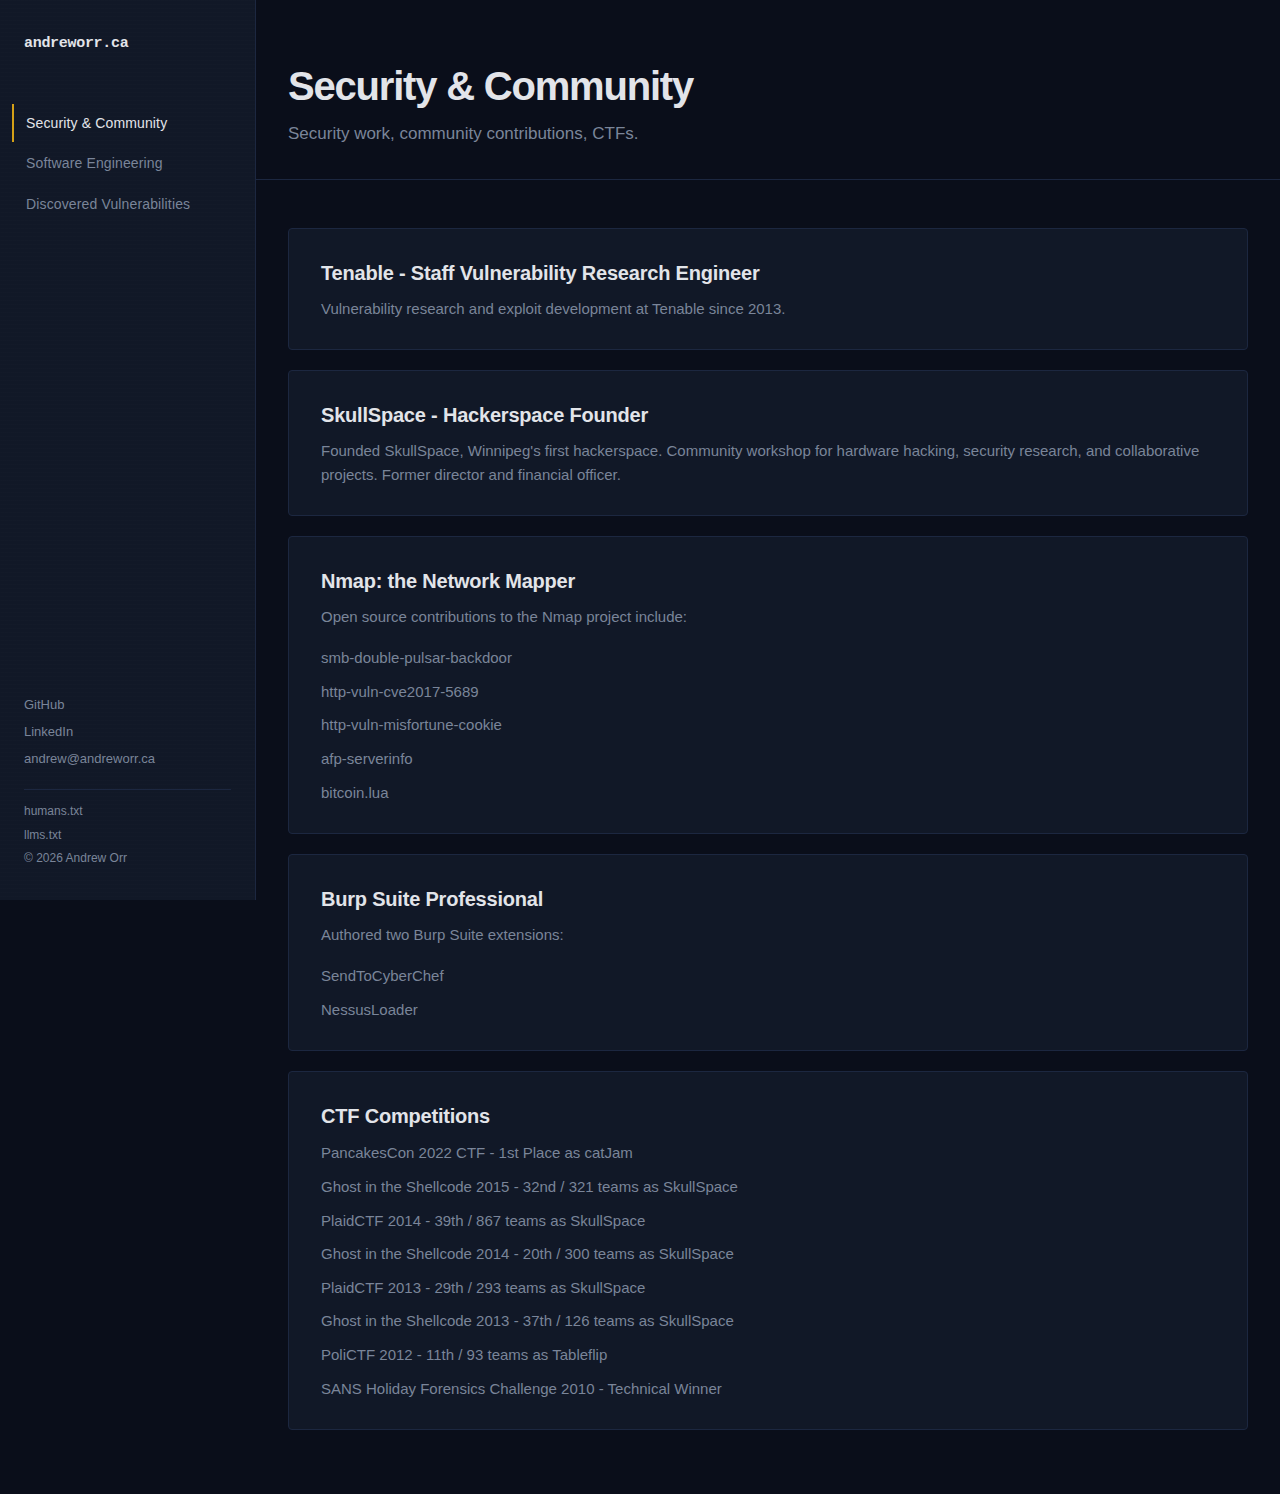
<file: security.html>
<!DOCTYPE html>
<html lang="en">
<head>
  <meta charset="utf-8">
  <meta name="viewport" content="width=device-width, initial-scale=1">
  <title>Security & Community - Andrew Orr</title>
  <meta name="description" content="Security & Community - Security work, community contributions, CTFs.">
  <meta name="author" content="Andrew Orr">
  <meta name="theme-color" content="#0a0e1a">

  <!-- OpenGraph -->
  <meta property="og:type" content="website">
  <meta property="og:title" content="Security & Community - Andrew Orr">
  <meta property="og:description" content="Security work, community contributions, CTFs.">
  <meta property="og:url" content="https://andreworr.ca/security.html">
  <meta property="og:site_name" content="andreworr.ca">

  <!-- Twitter Card -->
  <meta name="twitter:card" content="summary">
  <meta name="twitter:title" content="Security & Community - Andrew Orr">
  <meta name="twitter:description" content="Security work, community contributions, CTFs.">

  <link rel="icon" href="data:image/svg+xml,<svg xmlns='http://www.w3.org/2000/svg' viewBox='0 0 100 100'><text y='.9em' font-size='90'>»</text></svg>">
  <link rel="canonical" href="https://andreworr.ca/security.html">
  <link rel="stylesheet" href="css/style.css">

  <!-- JSON-LD Structured Data -->
  <script type="application/ld+json">
  {
    "@context": "https://schema.org",
    "@type": "ItemList",
    "name": "Security & Community by Andrew Orr",
    "description": "Security work, community contributions, CTFs.",
    "url": "https://andreworr.ca/security.html",
    "itemListElement": [
      {
        "@type": "ListItem",
        "position": 1,
        "item": {
          "@type": "CreativeWork",
          "name": "Tenable - Staff Vulnerability Research Engineer",
          "description": "Vulnerability research and exploit development at Tenable since 2013.",
          "author": { "@type": "Person", "name": "Andrew Orr" },
          "url": "https://www.tenable.com/research"
        }
      },
      {
        "@type": "ListItem",
        "position": 2,
        "item": {
          "@type": "CreativeWork",
          "name": "SkullSpace - Hackerspace Founder",
          "description": "Founded SkullSpace, Winnipeg's first hackerspace. Community workshop for hardware hacking, security research, and collaborative projects.",
          "author": { "@type": "Person", "name": "Andrew Orr" },
          "url": "https://skullspace.ca"
        }
      },
      {
        "@type": "ListItem",
        "position": 3,
        "item": {
          "@type": "CreativeWork",
          "name": "Nmap: the Network Mapper",
          "description": "Open source contributions including DOUBLEPULSAR backdoor detection, Intel AMT auth bypass, Misfortune Cookie check, afp-serverinfo, and bitcoin.lua.",
          "author": { "@type": "Person", "name": "Andrew Orr" },
          "url": "https://nmap.org"
        }
      },
      {
        "@type": "ListItem",
        "position": 4,
        "item": {
          "@type": "CreativeWork",
          "name": "Burp Suite Professional",
          "description": "Two Burp Suite extensions: SendToCyberChef and NessusLoader.",
          "author": { "@type": "Person", "name": "Andrew Orr" },
          "url": "https://github.com/xorrbit/Burp-SendToCyberChef"
        }
      },
      {
        "@type": "ListItem",
        "position": 5,
        "item": {
          "@type": "CreativeWork",
          "name": "CTF Competitions",
          "description": "PancakesCon 2022 1st place, Ghost in the Shellcode, PlaidCTF, PoliCTF, SANS Holiday Forensics Challenge 2010 Technical Winner.",
          "author": { "@type": "Person", "name": "Andrew Orr" }
        }
      }
    ]
  }
  </script>
</head>
<body>

  <aside class="sidebar" id="sidebar">
    <div class="sidebar__inner">
      <a href="/" class="sidebar__name">andreworr.ca</a>
      <nav class="sidebar__nav" aria-label="Main navigation">
        <a href="/security.html" class="sidebar__link">Security & Community</a>
        <a href="/software.html" class="sidebar__link">Software Engineering</a>
        <a href="/vulnerabilities.html" class="sidebar__link">Discovered Vulnerabilities</a>
      </nav>
      <div class="sidebar__footer">
        <div class="sidebar__contact">
          <a href="https://github.com/xorrbit" class="sidebar__contact-link">GitHub</a>
          <a href="https://ca.linkedin.com/in/xorrbit" class="sidebar__contact-link">LinkedIn</a>
          <a href="mailto:andrew@andreworr.ca" class="sidebar__contact-link">andrew@andreworr.ca</a>
        </div>
        <div class="sidebar__meta">
          <a href="/humans.txt" class="sidebar__meta-link">humans.txt</a>
          <a href="/llms.txt" class="sidebar__meta-link">llms.txt</a>
          <span class="sidebar__copy">&copy; 2026 Andrew Orr</span>
        </div>
      </div>
    </div>
  </aside>

  <div class="sidebar-overlay" id="sidebar-overlay"></div>
  <button class="sidebar-toggle" id="sidebar-toggle" aria-label="Toggle navigation">
    <span></span><span></span><span></span>
  </button>

  <div class="site-content">
    <main>
      <section class="page-header">
        <div class="container">
          <h1 class="page-header__title">Security & Community</h1>
          <p class="page-header__desc">
            Security work, community contributions, CTFs.
          </p>
        </div>
      </section>

      <section class="projects">
        <div class="container">
          <div class="project-list">

            <article class="project-card">
              <div class="project-card__top">
                <h2 class="project-card__title">
                  <a href="https://www.tenable.com/research" target="_blank" rel="noopener noreferrer">Tenable - Staff Vulnerability Research Engineer</a>
                </h2>
              </div>
              <p class="project-card__desc">
                Vulnerability research and exploit development at Tenable since 2013.
              </p>
            </article>

            <article class="project-card">
              <div class="project-card__top">
                <h2 class="project-card__title">
                  <a href="https://skullspace.ca" target="_blank" rel="noopener noreferrer">SkullSpace - Hackerspace Founder</a>
                </h2>
              </div>
              <p class="project-card__desc">
                Founded SkullSpace, Winnipeg's first hackerspace. Community workshop
                for hardware hacking, security research, and collaborative projects.
                Former director and financial officer.
              </p>
            </article>

            <article class="project-card project-card--no-link">
              <div class="project-card__top">
                <h2 class="project-card__title">Nmap: the Network Mapper</h2>
              </div>
              <p class="project-card__desc">
                Open source contributions to the Nmap project include:
              </p>
              <ul class="project-card__list">
                <li><a href="https://nmap.org/nsedoc/scripts/smb-double-pulsar-backdoor.html" target="_blank" rel="noopener noreferrer">smb-double-pulsar-backdoor</a></li>
                <li><a href="https://nmap.org/nsedoc/scripts/http-vuln-cve2017-5689.html" target="_blank" rel="noopener noreferrer">http-vuln-cve2017-5689</a></li>
                <li><a href="https://nmap.org/nsedoc/scripts/http-vuln-misfortune-cookie.html" target="_blank" rel="noopener noreferrer">http-vuln-misfortune-cookie</a></li>
                <li><a href="https://nmap.org/nsedoc/scripts/afp-serverinfo.html" target="_blank" rel="noopener noreferrer">afp-serverinfo</a></li>
                <li><a href="https://nmap.org/nsedoc/lib/bitcoin.html" target="_blank" rel="noopener noreferrer">bitcoin.lua</a></li>
              </ul>
            </article>

            <article class="project-card project-card--no-link">
              <div class="project-card__top">
                <h2 class="project-card__title">Burp Suite Professional</h2>
              </div>
              <p class="project-card__desc">
                Authored two Burp Suite extensions:
              </p>
              <ul class="project-card__list">
                <li><a href="https://github.com/xorrbit/Burp-SendToCyberChef" target="_blank" rel="noopener noreferrer">SendToCyberChef</a></li>
                <li><a href="https://github.com/xorrbit/Burp-NessusLoader" target="_blank" rel="noopener noreferrer">NessusLoader</a></li>
              </ul>
            </article>

            <article class="project-card project-card--no-link">
              <div class="project-card__top">
                <h2 class="project-card__title">CTF Competitions</h2>
              </div>
              <ul class="project-card__list">
                <li><a href="https://pancakescon.com/2022/01/16/thank-you-for-a-successful-2022-pancakescon/" target="_blank" rel="noopener noreferrer">PancakesCon 2022 CTF - 1st Place as catJam</a></li>
                <li><a href="https://ctftime.org/event/165" target="_blank" rel="noopener noreferrer">Ghost in the Shellcode 2015 - 32nd / 321 teams as SkullSpace</a></li>
                <li><a href="https://ctftime.org/event/119" target="_blank" rel="noopener noreferrer">PlaidCTF 2014 - 39th / 867 teams as SkullSpace</a></li>
                <li><a href="https://ctftime.org/event/118" target="_blank" rel="noopener noreferrer">Ghost in the Shellcode 2014 - 20th / 300 teams as SkullSpace</a></li>
                <li><a href="https://ctftime.org/event/64" target="_blank" rel="noopener noreferrer">PlaidCTF 2013 - 29th / 293 teams as SkullSpace</a></li>
                <li><a href="https://ctftime.org/event/59" target="_blank" rel="noopener noreferrer">Ghost in the Shellcode 2013 - 37th / 126 teams as SkullSpace</a></li>
                <li><a href="https://ctftime.org/event/50" target="_blank" rel="noopener noreferrer">PoliCTF 2012 - 11th / 93 teams as Tableflip</a></li>
                <li><a href="https://web.archive.org/web/20130801020219/https://www.ethicalhacker.net/features/skillz/the-nightmare-before-charlie-browns-christmas-answers-and-winners" target="_blank" rel="noopener noreferrer">SANS Holiday Forensics Challenge 2010 - Technical Winner</a></li>
              </ul>
            </article>

          </div>
        </div>
      </section>
    </main>
  </div>

  <script src="js/main.js"></script>
</body>
</html>
</file>
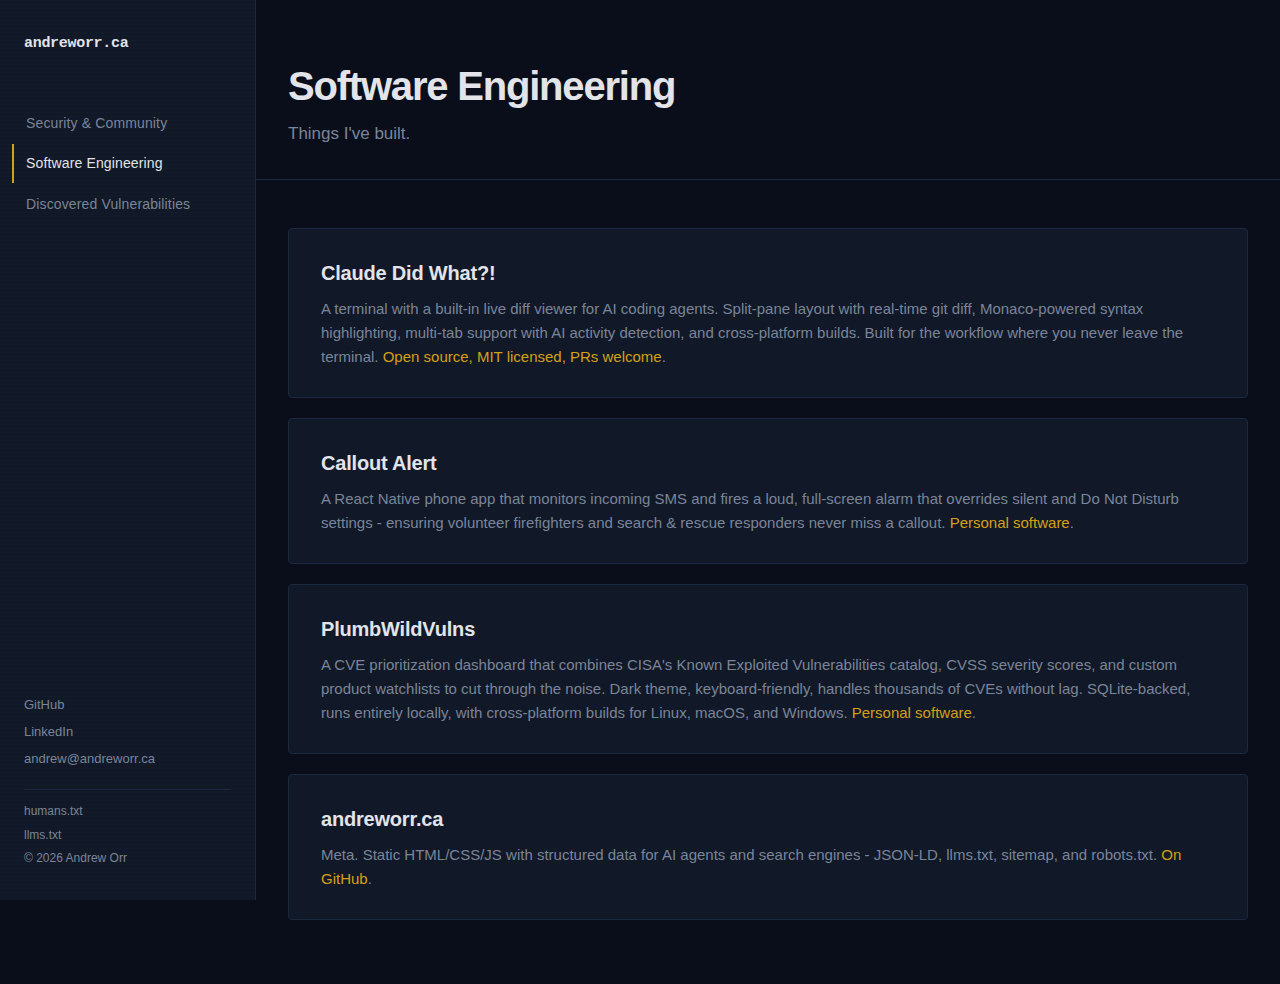
<file: software.html>
<!DOCTYPE html>
<html lang="en">
<head>
  <meta charset="utf-8">
  <meta name="viewport" content="width=device-width, initial-scale=1">
  <title>Software Engineering - Andrew Orr</title>
  <meta name="description" content="Software Engineering - Things I've built.">
  <meta name="author" content="Andrew Orr">
  <meta name="theme-color" content="#0a0e1a">

  <!-- OpenGraph -->
  <meta property="og:type" content="website">
  <meta property="og:title" content="Software Engineering - Andrew Orr">
  <meta property="og:description" content="Things I've built.">
  <meta property="og:url" content="https://andreworr.ca/software.html">
  <meta property="og:site_name" content="andreworr.ca">

  <!-- Twitter Card -->
  <meta name="twitter:card" content="summary">
  <meta name="twitter:title" content="Software Engineering - Andrew Orr">
  <meta name="twitter:description" content="Things I've built.">

  <link rel="icon" href="data:image/svg+xml,<svg xmlns='http://www.w3.org/2000/svg' viewBox='0 0 100 100'><text y='.9em' font-size='90'>»</text></svg>">
  <link rel="canonical" href="https://andreworr.ca/software.html">
  <link rel="stylesheet" href="css/style.css">

  <!-- JSON-LD Structured Data -->
  <script type="application/ld+json">
  {
    "@context": "https://schema.org",
    "@type": "ItemList",
    "name": "Software Projects by Andrew Orr",
    "description": "Things I've built.",
    "url": "https://andreworr.ca/software.html",
    "itemListElement": [
      {
        "@type": "ListItem",
        "position": 1,
        "item": {
          "@type": "SoftwareSourceCode",
          "name": "Claude Did What?!",
          "description": "A terminal with a built-in live diff viewer for AI coding agents. Split-pane layout with real-time git diff, Monaco-powered syntax highlighting, and multi-tab support.",
          "author": { "@type": "Person", "name": "Andrew Orr" },
          "programmingLanguage": ["TypeScript"],
          "codeRepository": "https://github.com/xorrbit/claudedidwhat"
        }
      },
      {
        "@type": "ListItem",
        "position": 2,
        "item": {
          "@type": "SoftwareSourceCode",
          "name": "Callout Alert",
          "description": "A React Native phone app that fires a loud alarm overriding silent and Do Not Disturb settings, ensuring volunteer firefighters and search & rescue responders never miss a callout.",
          "author": { "@type": "Person", "name": "Andrew Orr" },
          "programmingLanguage": ["TypeScript"]
        }
      },
      {
        "@type": "ListItem",
        "position": 3,
        "item": {
          "@type": "SoftwareSourceCode",
          "name": "PlumbWildVulns",
          "description": "A CVE prioritization dashboard combining CISA KEV, CVSS scores, and custom product watchlists. SQLite-backed, runs locally, cross-platform builds.",
          "author": { "@type": "Person", "name": "Andrew Orr" },
          "programmingLanguage": ["TypeScript"]
        }
      },
      {
        "@type": "ListItem",
        "position": 4,
        "item": {
          "@type": "SoftwareSourceCode",
          "name": "andreworr.ca",
          "description": "Meta. Static HTML/CSS/JS with structured data for AI agents and search engines.",
          "author": { "@type": "Person", "name": "Andrew Orr" },
          "programmingLanguage": ["HTML", "CSS", "JavaScript"],
          "codeRepository": "https://github.com/xorrbit/andreworr.ca"
        }
      }
    ]
  }
  </script>
</head>
<body>

  <aside class="sidebar" id="sidebar">
    <div class="sidebar__inner">
      <a href="/" class="sidebar__name">andreworr.ca</a>
      <nav class="sidebar__nav" aria-label="Main navigation">
        <a href="/security.html" class="sidebar__link">Security & Community</a>
        <a href="/software.html" class="sidebar__link">Software Engineering</a>
        <a href="/vulnerabilities.html" class="sidebar__link">Discovered Vulnerabilities</a>
      </nav>
      <div class="sidebar__footer">
        <div class="sidebar__contact">
          <a href="https://github.com/xorrbit" class="sidebar__contact-link">GitHub</a>
          <a href="https://ca.linkedin.com/in/xorrbit" class="sidebar__contact-link">LinkedIn</a>
          <a href="mailto:andrew@andreworr.ca" class="sidebar__contact-link">andrew@andreworr.ca</a>
        </div>
        <div class="sidebar__meta">
          <a href="/humans.txt" class="sidebar__meta-link">humans.txt</a>
          <a href="/llms.txt" class="sidebar__meta-link">llms.txt</a>
          <span class="sidebar__copy">&copy; 2026 Andrew Orr</span>
        </div>
      </div>
    </div>
  </aside>

  <div class="sidebar-overlay" id="sidebar-overlay"></div>
  <button class="sidebar-toggle" id="sidebar-toggle" aria-label="Toggle navigation">
    <span></span><span></span><span></span>
  </button>

  <div class="site-content">
    <main>
      <section class="page-header">
        <div class="container">
          <h1 class="page-header__title">Software Engineering</h1>
          <p class="page-header__desc">
            Things I've built.
          </p>
        </div>
      </section>

      <section class="projects">
        <div class="container">
          <div class="project-list">

            <article class="project-card project-card--no-link">
              <div class="project-card__top">
                <h2 class="project-card__title">
                  Claude Did What?!
                </h2>
              </div>
              <p class="project-card__desc">
                A terminal with a built-in live diff viewer for AI coding agents. Split-pane
                layout with real-time git diff, Monaco-powered syntax highlighting, multi-tab
                support with AI activity detection, and cross-platform builds. Built for the
                workflow where you never leave the terminal.
                <a href="https://github.com/xorrbit/claudedidwhat" target="_blank" rel="noopener noreferrer">Open source, MIT licensed, PRs welcome</a>.
              </p>
            </article>

            <article class="project-card project-card--no-link">
              <div class="project-card__top">
                <h2 class="project-card__title">
                  Callout Alert
                </h2>
              </div>
              <p class="project-card__desc">
                A React Native phone app that monitors incoming SMS and fires a loud, full-screen
                alarm that overrides silent and Do Not Disturb settings - ensuring volunteer
                firefighters and search &amp; rescue responders never miss a callout.
                <a href="https://medium.com/@hitarthchudgar/personal-software-what-it-means-to-build-for-yourself-others-e7fd8f106944" target="_blank" rel="noopener noreferrer">Personal software</a>.
              </p>
            </article>

            <article class="project-card project-card--no-link">
              <div class="project-card__top">
                <h2 class="project-card__title">PlumbWildVulns</h2>
              </div>
              <p class="project-card__desc">
                A CVE prioritization dashboard that combines CISA's Known Exploited
                Vulnerabilities catalog, CVSS severity scores, and custom product watchlists
                to cut through the noise. Dark theme, keyboard-friendly, handles thousands of
                CVEs without lag. SQLite-backed, runs entirely locally, with cross-platform
                builds for Linux, macOS, and Windows. <a href="https://medium.com/@hitarthchudgar/personal-software-what-it-means-to-build-for-yourself-others-e7fd8f106944" target="_blank" rel="noopener noreferrer">Personal software</a>.
              </p>
            </article>

            <article class="project-card project-card--no-link">
              <div class="project-card__top">
                <h2 class="project-card__title">
                  andreworr.ca
                </h2>
              </div>
              <p class="project-card__desc">
                Meta. Static HTML/CSS/JS with structured data for AI agents
                and search engines - JSON-LD, llms.txt, sitemap, and robots.txt.
                <a href="https://github.com/xorrbit/andreworr.ca" target="_blank" rel="noopener noreferrer">On GitHub</a>.
              </p>
            </article>

          </div>
        </div>
      </section>
    </main>
  </div>

  <script src="js/main.js"></script>
</body>
</html>
</file>
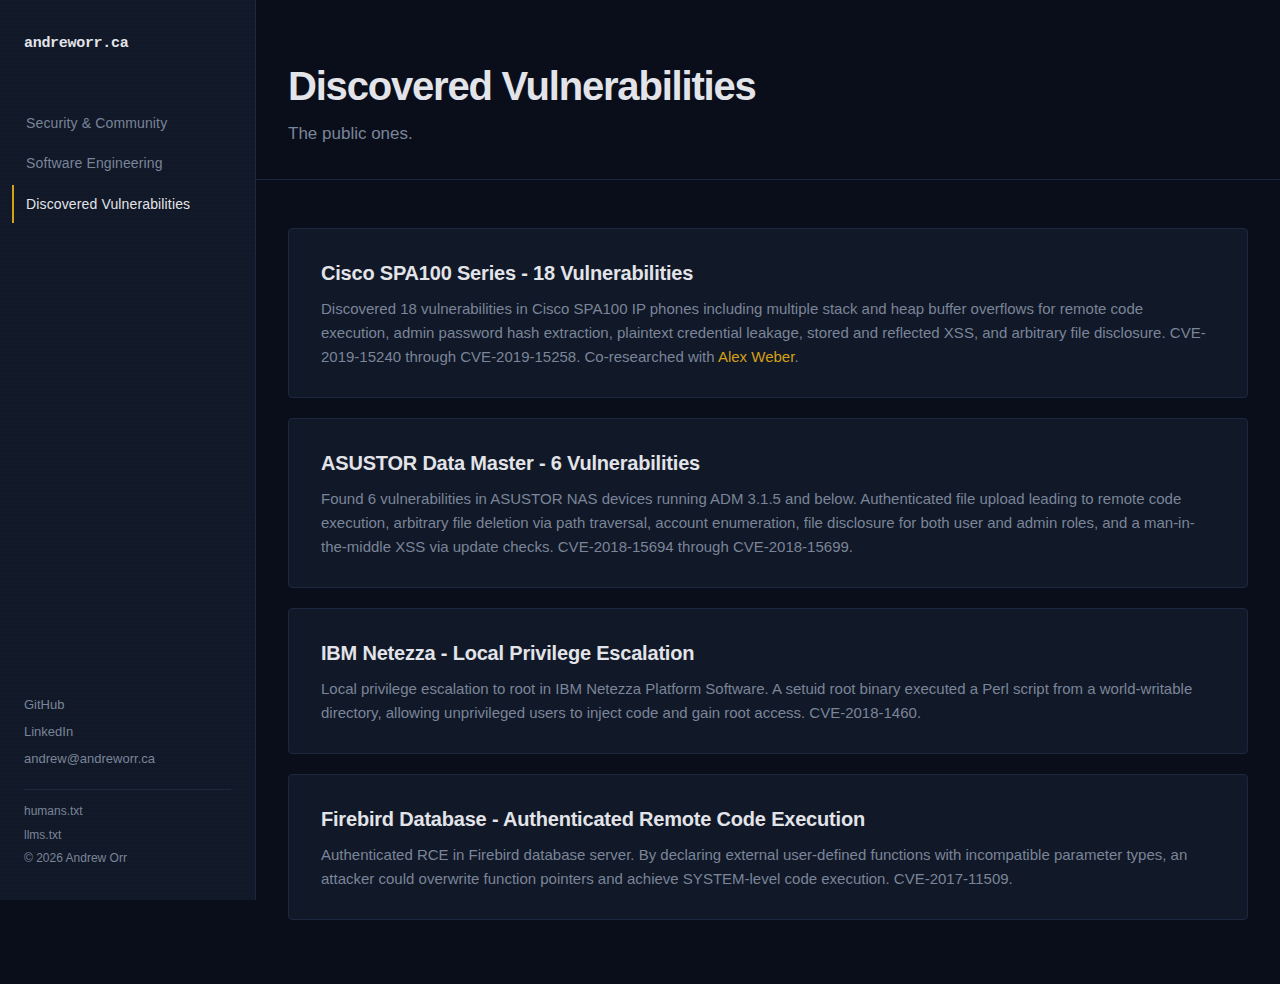
<file: vulnerabilities.html>
<!DOCTYPE html>
<html lang="en">
<head>
  <meta charset="utf-8">
  <meta name="viewport" content="width=device-width, initial-scale=1">
  <title>Discovered Vulnerabilities - Andrew Orr</title>
  <meta name="description" content="Discovered Vulnerabilities - The public ones.">
  <meta name="author" content="Andrew Orr">
  <meta name="theme-color" content="#0a0e1a">

  <!-- OpenGraph -->
  <meta property="og:type" content="website">
  <meta property="og:title" content="Discovered Vulnerabilities - Andrew Orr">
  <meta property="og:description" content="The public ones.">
  <meta property="og:url" content="https://andreworr.ca/vulnerabilities.html">
  <meta property="og:site_name" content="andreworr.ca">

  <!-- Twitter Card -->
  <meta name="twitter:card" content="summary">
  <meta name="twitter:title" content="Discovered Vulnerabilities - Andrew Orr">
  <meta name="twitter:description" content="The public ones.">

  <link rel="icon" href="data:image/svg+xml,<svg xmlns='http://www.w3.org/2000/svg' viewBox='0 0 100 100'><text y='.9em' font-size='90'>»</text></svg>">
  <link rel="canonical" href="https://andreworr.ca/vulnerabilities.html">
  <link rel="stylesheet" href="css/style.css">

  <!-- JSON-LD Structured Data -->
  <script type="application/ld+json">
  {
    "@context": "https://schema.org",
    "@type": "ItemList",
    "name": "Discovered Vulnerabilities by Andrew Orr",
    "description": "CVE disclosures and vulnerability discoveries.",
    "url": "https://andreworr.ca/vulnerabilities.html",
    "itemListElement": [
      {
        "@type": "ListItem",
        "position": 1,
        "item": {
          "@type": "CreativeWork",
          "name": "Cisco SPA100 Series - 18 Vulnerabilities",
          "description": "18 vulnerabilities in Cisco SPA100 IP phones including remote code execution, authentication bypass, XSS, and arbitrary file disclosure.",
          "author": { "@type": "Person", "name": "Andrew Orr" },
          "url": "https://www.tenable.com/security/research/tra-2019-44"
        }
      },
      {
        "@type": "ListItem",
        "position": 2,
        "item": {
          "@type": "CreativeWork",
          "name": "ASUSTOR Data Master - 6 Vulnerabilities",
          "description": "6 vulnerabilities in ASUSTOR NAS devices including file upload RCE, path traversal, account enumeration, and man-in-the-middle XSS.",
          "author": { "@type": "Person", "name": "Andrew Orr" },
          "url": "https://www.tenable.com/security/research/tra-2018-22"
        }
      },
      {
        "@type": "ListItem",
        "position": 3,
        "item": {
          "@type": "CreativeWork",
          "name": "IBM Netezza - Local Privilege Escalation",
          "description": "Local privilege escalation to root via world-writable setuid binary in IBM Netezza Platform Software.",
          "author": { "@type": "Person", "name": "Andrew Orr" },
          "url": "https://www.tenable.com/security/research/tra-2018-13"
        }
      },
      {
        "@type": "ListItem",
        "position": 4,
        "item": {
          "@type": "CreativeWork",
          "name": "Firebird Database - Authenticated Remote Code Execution",
          "description": "Authenticated RCE via malicious user-defined functions in Firebird database server, achieving SYSTEM-level code execution.",
          "author": { "@type": "Person", "name": "Andrew Orr" },
          "url": "https://www.tenable.com/security/research/tra-2017-36"
        }
      }
    ]
  }
  </script>
</head>
<body>

  <aside class="sidebar" id="sidebar">
    <div class="sidebar__inner">
      <a href="/" class="sidebar__name">andreworr.ca</a>
      <nav class="sidebar__nav" aria-label="Main navigation">
        <a href="/security.html" class="sidebar__link">Security & Community</a>
        <a href="/software.html" class="sidebar__link">Software Engineering</a>
        <a href="/vulnerabilities.html" class="sidebar__link">Discovered Vulnerabilities</a>
      </nav>
      <div class="sidebar__footer">
        <div class="sidebar__contact">
          <a href="https://github.com/xorrbit" class="sidebar__contact-link">GitHub</a>
          <a href="https://ca.linkedin.com/in/xorrbit" class="sidebar__contact-link">LinkedIn</a>
          <a href="mailto:andrew@andreworr.ca" class="sidebar__contact-link">andrew@andreworr.ca</a>
        </div>
        <div class="sidebar__meta">
          <a href="/humans.txt" class="sidebar__meta-link">humans.txt</a>
          <a href="/llms.txt" class="sidebar__meta-link">llms.txt</a>
          <span class="sidebar__copy">&copy; 2026 Andrew Orr</span>
        </div>
      </div>
    </div>
  </aside>

  <div class="sidebar-overlay" id="sidebar-overlay"></div>
  <button class="sidebar-toggle" id="sidebar-toggle" aria-label="Toggle navigation">
    <span></span><span></span><span></span>
  </button>

  <div class="site-content">
    <main>
      <section class="page-header">
        <div class="container">
          <h1 class="page-header__title">Discovered Vulnerabilities</h1>
          <p class="page-header__desc">
            The public ones.
          </p>
        </div>
      </section>

      <section class="projects">
        <div class="container">
          <div class="project-list">

            <article class="project-card">
              <div class="project-card__top">
                <h2 class="project-card__title">
                  <a href="https://www.tenable.com/security/research/tra-2019-44" target="_blank" rel="noopener noreferrer">Cisco SPA100 Series - 18 Vulnerabilities</a>
                </h2>
              </div>
              <p class="project-card__desc">
                Discovered 18 vulnerabilities in Cisco SPA100 IP phones including multiple
                stack and heap buffer overflows for remote code execution, admin password
                hash extraction, plaintext credential leakage, stored and reflected XSS,
                and arbitrary file disclosure. CVE-2019-15240 through CVE-2019-15258.
                Co-researched with <a href="https://broot.ca" target="_blank" rel="noopener noreferrer">Alex Weber</a>.
              </p>
            </article>

            <article class="project-card">
              <div class="project-card__top">
                <h2 class="project-card__title">
                  <a href="https://www.tenable.com/security/research/tra-2018-22" target="_blank" rel="noopener noreferrer">ASUSTOR Data Master - 6 Vulnerabilities</a>
                </h2>
              </div>
              <p class="project-card__desc">
                Found 6 vulnerabilities in ASUSTOR NAS devices running ADM 3.1.5 and below.
                Authenticated file upload leading to remote code execution, arbitrary file
                deletion via path traversal, account enumeration, file disclosure for both
                user and admin roles, and a man-in-the-middle XSS via update checks.
                CVE-2018-15694 through CVE-2018-15699.
              </p>
            </article>

            <article class="project-card">
              <div class="project-card__top">
                <h2 class="project-card__title">
                  <a href="https://www.tenable.com/security/research/tra-2018-13" target="_blank" rel="noopener noreferrer">IBM Netezza - Local Privilege Escalation</a>
                </h2>
              </div>
              <p class="project-card__desc">
                Local privilege escalation to root in IBM Netezza Platform Software.
                A setuid root binary executed a Perl script from a world-writable directory,
                allowing unprivileged users to inject code and gain root access.
                CVE-2018-1460.
              </p>
            </article>

            <article class="project-card">
              <div class="project-card__top">
                <h2 class="project-card__title">
                  <a href="https://www.tenable.com/security/research/tra-2017-36" target="_blank" rel="noopener noreferrer">Firebird Database - Authenticated Remote Code Execution</a>
                </h2>
              </div>
              <p class="project-card__desc">
                Authenticated RCE in Firebird database server. By declaring external
                user-defined functions with incompatible parameter types, an attacker could
                overwrite function pointers and achieve SYSTEM-level code execution.
                CVE-2017-11509.
              </p>
            </article>

          </div>
        </div>
      </section>
    </main>
  </div>

  <script src="js/main.js"></script>
</body>
</html>
</file>
<file: css/style.css>
/* ============================================================
   andreworr.ca - Design System
   Dark navy + gold accent, left sidebar layout
   ============================================================ */

/* --- Reset & Base --- */
*, *::before, *::after {
  margin: 0;
  padding: 0;
  box-sizing: border-box;
}

:root {
  --bg: #0a0e1a;
  --surface: #111827;
  --border: #1c2740;
  --text: #e2e4e9;
  --text-muted: #7a8599;
  --accent: #d4a017;
  --accent-dim: rgba(212, 160, 23, 0.12);

  --font-body: -apple-system, BlinkMacSystemFont, 'Segoe UI', Roboto, Helvetica, Arial, sans-serif;
  --font-mono: 'JetBrains Mono', 'Fira Code', 'Cascadia Code', 'SF Mono', monospace;

  --sidebar-w: 16rem;
  --container: 64rem;
  --gutter: 2rem;
}

html {
  font-size: 16px;
  scroll-behavior: smooth;
  -webkit-text-size-adjust: 100%;
}

body {
  font-family: var(--font-body);
  background: var(--bg);
  color: var(--text);
  line-height: 1.6;
  min-height: 100vh;
  -webkit-font-smoothing: antialiased;
  -moz-osx-font-smoothing: grayscale;
}

a {
  color: var(--accent);
  text-decoration: none;
  transition: color 0.15s ease;
}

a:hover {
  color: #fff;
}

img {
  max-width: 100%;
  display: block;
}

/* --- Sidebar --- */
.sidebar {
  position: fixed;
  top: 0;
  left: 0;
  width: var(--sidebar-w);
  height: 100vh;
  background: var(--surface);
  border-right: 1px solid var(--border);
  z-index: 200;
  overflow-y: auto;
  transition: transform 0.3s ease;
}

.sidebar::after {
  content: '';
  position: absolute;
  inset: 0;
  background: repeating-linear-gradient(
    0deg,
    transparent,
    transparent 3px,
    rgba(255, 255, 255, 0.007) 3px,
    rgba(255, 255, 255, 0.007) 4px
  );
  pointer-events: none;
}

.sidebar__inner {
  position: relative;
  z-index: 1;
  display: flex;
  flex-direction: column;
  min-height: 100%;
  padding: 2rem 1.5rem;
}

.sidebar__name {
  font-family: var(--font-mono);
  font-size: 0.9375rem;
  font-weight: 600;
  color: var(--text);
  letter-spacing: -0.02em;
  display: block;
  margin-bottom: 3rem;
}

.sidebar__name:hover {
  color: var(--accent);
}

.sidebar__nav {
  display: flex;
  flex-direction: column;
  gap: 0.125rem;
}

.sidebar__link {
  font-size: 0.875rem;
  font-weight: 500;
  color: var(--text-muted);
  padding: 0.5rem 0.75rem;
  border-left: 2px solid transparent;
  margin-left: -0.75rem;
  transition: color 0.15s ease, border-color 0.15s ease, padding-left 0.15s ease;
  letter-spacing: 0.01em;
}

.sidebar__link:hover {
  color: var(--text);
  padding-left: 1rem;
}

.sidebar__link.active {
  color: var(--text);
  border-left-color: var(--accent);
}

.sidebar__footer {
  margin-top: auto;
  padding-top: 2rem;
  display: flex;
  flex-direction: column;
  gap: 1.25rem;
}

.sidebar__contact {
  display: flex;
  flex-direction: column;
  gap: 0.375rem;
}

.sidebar__contact-link {
  font-size: 0.8125rem;
  color: var(--text-muted);
  transition: color 0.15s ease;
}

.sidebar__contact-link:hover {
  color: var(--text);
}

.sidebar__meta {
  display: flex;
  flex-direction: column;
  gap: 0.25rem;
  padding-top: 0.75rem;
  border-top: 1px solid var(--border);
}

.sidebar__meta-link {
  font-size: 0.75rem;
  color: var(--text-muted);
}

.sidebar__meta-link:hover {
  color: var(--text);
}

.sidebar__copy {
  font-size: 0.75rem;
  color: var(--text-muted);
}

/* --- Mobile Sidebar Toggle --- */
.sidebar-toggle {
  display: none;
  position: fixed;
  top: 1rem;
  left: 1rem;
  z-index: 300;
  width: 2.5rem;
  height: 2.5rem;
  background: var(--surface);
  border: 1px solid var(--border);
  border-radius: 4px;
  cursor: pointer;
  align-items: center;
  justify-content: center;
  flex-direction: column;
  gap: 5px;
  padding: 0;
  transition: border-color 0.15s ease;
}

.sidebar-toggle:hover {
  border-color: var(--text-muted);
}

.sidebar-toggle span {
  display: block;
  width: 16px;
  height: 1.5px;
  background: var(--text);
  transition: transform 0.2s ease, opacity 0.2s ease;
}

.sidebar-toggle.open span:nth-child(1) {
  transform: rotate(45deg) translate(2.25px, 2.25px);
}

.sidebar-toggle.open span:nth-child(2) {
  opacity: 0;
}

.sidebar-toggle.open span:nth-child(3) {
  transform: rotate(-45deg) translate(2.25px, -2.25px);
}

/* --- Sidebar Overlay (Mobile) --- */
.sidebar-overlay {
  position: fixed;
  inset: 0;
  background: rgba(0, 0, 0, 0.55);
  z-index: 150;
  opacity: 0;
  visibility: hidden;
  pointer-events: none;
  transition: opacity 0.3s ease, visibility 0.3s ease;
}

.sidebar-overlay.visible {
  opacity: 1;
  visibility: visible;
  pointer-events: auto;
}

/* --- Content Area --- */
.site-content {
  margin-left: var(--sidebar-w);
  min-height: 100vh;
  display: flex;
  flex-direction: column;
  animation: fadeUp 0.4s ease both;
}

@keyframes fadeUp {
  from {
    opacity: 0;
    transform: translateY(8px);
  }
  to {
    opacity: 1;
    transform: translateY(0);
  }
}

/* --- Container --- */
.container {
  width: 100%;
  max-width: var(--container);
  padding: 0 var(--gutter);
}

/* --- Hero (Landing) --- */
.hero {
  padding: 6rem 0 4rem;
}

.hero__inner {
  max-width: 44rem;
}

.hero__name {
  font-size: 3.5rem;
  font-weight: 700;
  line-height: 1.08;
  letter-spacing: -0.03em;
  margin-bottom: 0.75rem;
}

.hero__title {
  font-family: var(--font-mono);
  font-size: 1rem;
  color: var(--accent);
  font-weight: 400;
  margin-bottom: 1.5rem;
  letter-spacing: 0.01em;
}

.hero__bio {
  font-size: 1.125rem;
  line-height: 1.7;
  color: var(--text-muted);
  max-width: 36rem;
}

/* --- Section Cards (Landing) --- */
.section-cards {
  padding: 3rem 0 4rem;
}

.section-cards__grid {
  display: grid;
  grid-template-columns: 1fr 1fr 1fr;
  gap: 1.5rem;
}

.section-card {
  position: relative;
  border: 1px solid var(--border);
  border-radius: 4px;
  padding: 2rem;
  background: var(--surface);
  transition: border-color 0.2s ease;
  display: flex;
  flex-direction: column;
  cursor: pointer;
}

.section-card:hover {
  border-color: var(--text-muted);
}

.section-card__label {
  font-family: var(--font-mono);
  font-size: 0.75rem;
  color: var(--text-muted);
  text-transform: uppercase;
  letter-spacing: 0.08em;
  margin-bottom: 0.75rem;
}

.section-card__title {
  font-size: 1.5rem;
  font-weight: 600;
  line-height: 1.2;
  letter-spacing: -0.02em;
  margin-bottom: 0.75rem;
}

.section-card__title a {
  color: var(--text);
}

.section-card__title a::after {
  content: '';
  position: absolute;
  inset: 0;
}

.section-card:hover .section-card__title a {
  color: var(--accent);
}

.section-card__desc {
  color: var(--text-muted);
  font-size: 0.9375rem;
  line-height: 1.6;
  flex: 1;
}

.section-card__arrow {
  font-family: var(--font-mono);
  font-size: 0.875rem;
  color: var(--text-muted);
  margin-top: 1.25rem;
  transition: color 0.15s ease, transform 0.15s ease;
  display: inline-block;
}

.section-card:hover .section-card__arrow {
  color: var(--accent);
  transform: translateX(4px);
}

/* --- Page Header (Subpages) --- */
.page-header {
  padding: 4rem 0 2rem;
  border-bottom: 1px solid var(--border);
}

.page-header__title {
  font-size: 2.5rem;
  font-weight: 700;
  line-height: 1.1;
  letter-spacing: -0.03em;
  margin-bottom: 0.75rem;
}

.page-header__desc {
  font-size: 1.0625rem;
  color: var(--text-muted);
  line-height: 1.6;
  max-width: 40rem;
}

/* --- Project Section Headings --- */
.project-section-heading {
  font-family: var(--font-mono);
  font-size: 0.75rem;
  color: var(--text-muted);
  text-transform: uppercase;
  letter-spacing: 0.08em;
  margin-bottom: 1rem;
}

.project-section-heading:not(:first-child) {
  margin-top: 2.5rem;
}

/* --- Project Cards --- */
.projects {
  padding: 3rem 0 4rem;
}

.project-list {
  display: flex;
  flex-direction: column;
  gap: 1.25rem;
}

.project-card {
  position: relative;
  border: 1px solid var(--border);
  border-radius: 4px;
  padding: 1.75rem 2rem;
  background: var(--surface);
  transition: border-color 0.2s ease;
}

.project-card:hover {
  border-color: var(--text-muted);
}

.project-card__top {
  display: flex;
  align-items: flex-start;
  justify-content: space-between;
  gap: 1rem;
  margin-bottom: 0.5rem;
}

.project-card__title {
  font-size: 1.25rem;
  font-weight: 600;
  letter-spacing: -0.01em;
}

.project-card__title a {
  color: var(--text);
}

.project-card__title a::after {
  content: '';
  position: absolute;
  inset: 0;
}

.project-card:hover .project-card__title a {
  color: var(--accent);
}

.project-card__date {
  font-family: var(--font-mono);
  font-size: 0.8125rem;
  color: var(--text-muted);
  white-space: nowrap;
  padding-top: 0.15rem;
}

.project-card--no-link {
  cursor: default;
}

.project-card--no-link .project-card__title {
  color: var(--text);
}

.project-card__list {
  list-style: none;
  display: flex;
  flex-direction: column;
  gap: 0.5rem;
  margin-top: 0.5rem;
}

.project-card__list a {
  font-size: 0.9375rem;
  color: var(--text-muted);
  position: relative;
  z-index: 1;
}

.project-card__list a:hover {
  color: var(--accent);
}

.project-card__desc {
  color: var(--text-muted);
  font-size: 0.9375rem;
  line-height: 1.6;
  margin-bottom: 1rem;
}

.project-card__desc a {
  position: relative;
  z-index: 1;
}

.project-card__desc:last-child {
  margin-bottom: 0;
}

.project-card__tags {
  display: flex;
  flex-wrap: wrap;
  gap: 0.5rem;
}

.tag {
  font-family: var(--font-mono);
  font-size: 0.75rem;
  color: var(--accent);
  background: var(--accent-dim);
  padding: 0.2rem 0.6rem;
  border-radius: 2px;
  letter-spacing: 0.01em;
}

.project-card__links {
  display: flex;
  gap: 1rem;
  margin-top: 1rem;
}

.project-card__link {
  font-size: 0.8125rem;
  font-weight: 500;
}

/* --- Responsive --- */
@media (max-width: 768px) {
  :root {
    --gutter: 1.25rem;
  }

  .sidebar {
    transform: translateX(-100%);
    will-change: transform;
  }

  .sidebar.open {
    transform: translateX(0);
  }

  .sidebar-toggle {
    display: flex;
  }

  .site-content {
    margin-left: 0;
  }

  .hero {
    padding: 4.5rem 0 2.5rem;
  }

  .hero__name {
    font-size: 2.5rem;
  }

  .hero__bio {
    font-size: 1rem;
  }

  .section-cards__grid {
    grid-template-columns: 1fr;
  }

  .page-header {
    padding: 4.5rem 0 1.5rem;
  }

  .page-header__title {
    font-size: 2rem;
  }

  .project-card {
    padding: 1.25rem 1.5rem;
  }

  .project-card__top {
    flex-direction: column;
    gap: 0.25rem;
  }
}

@media (max-width: 480px) {
  .hero__name {
    font-size: 2rem;
  }
}
</file>
